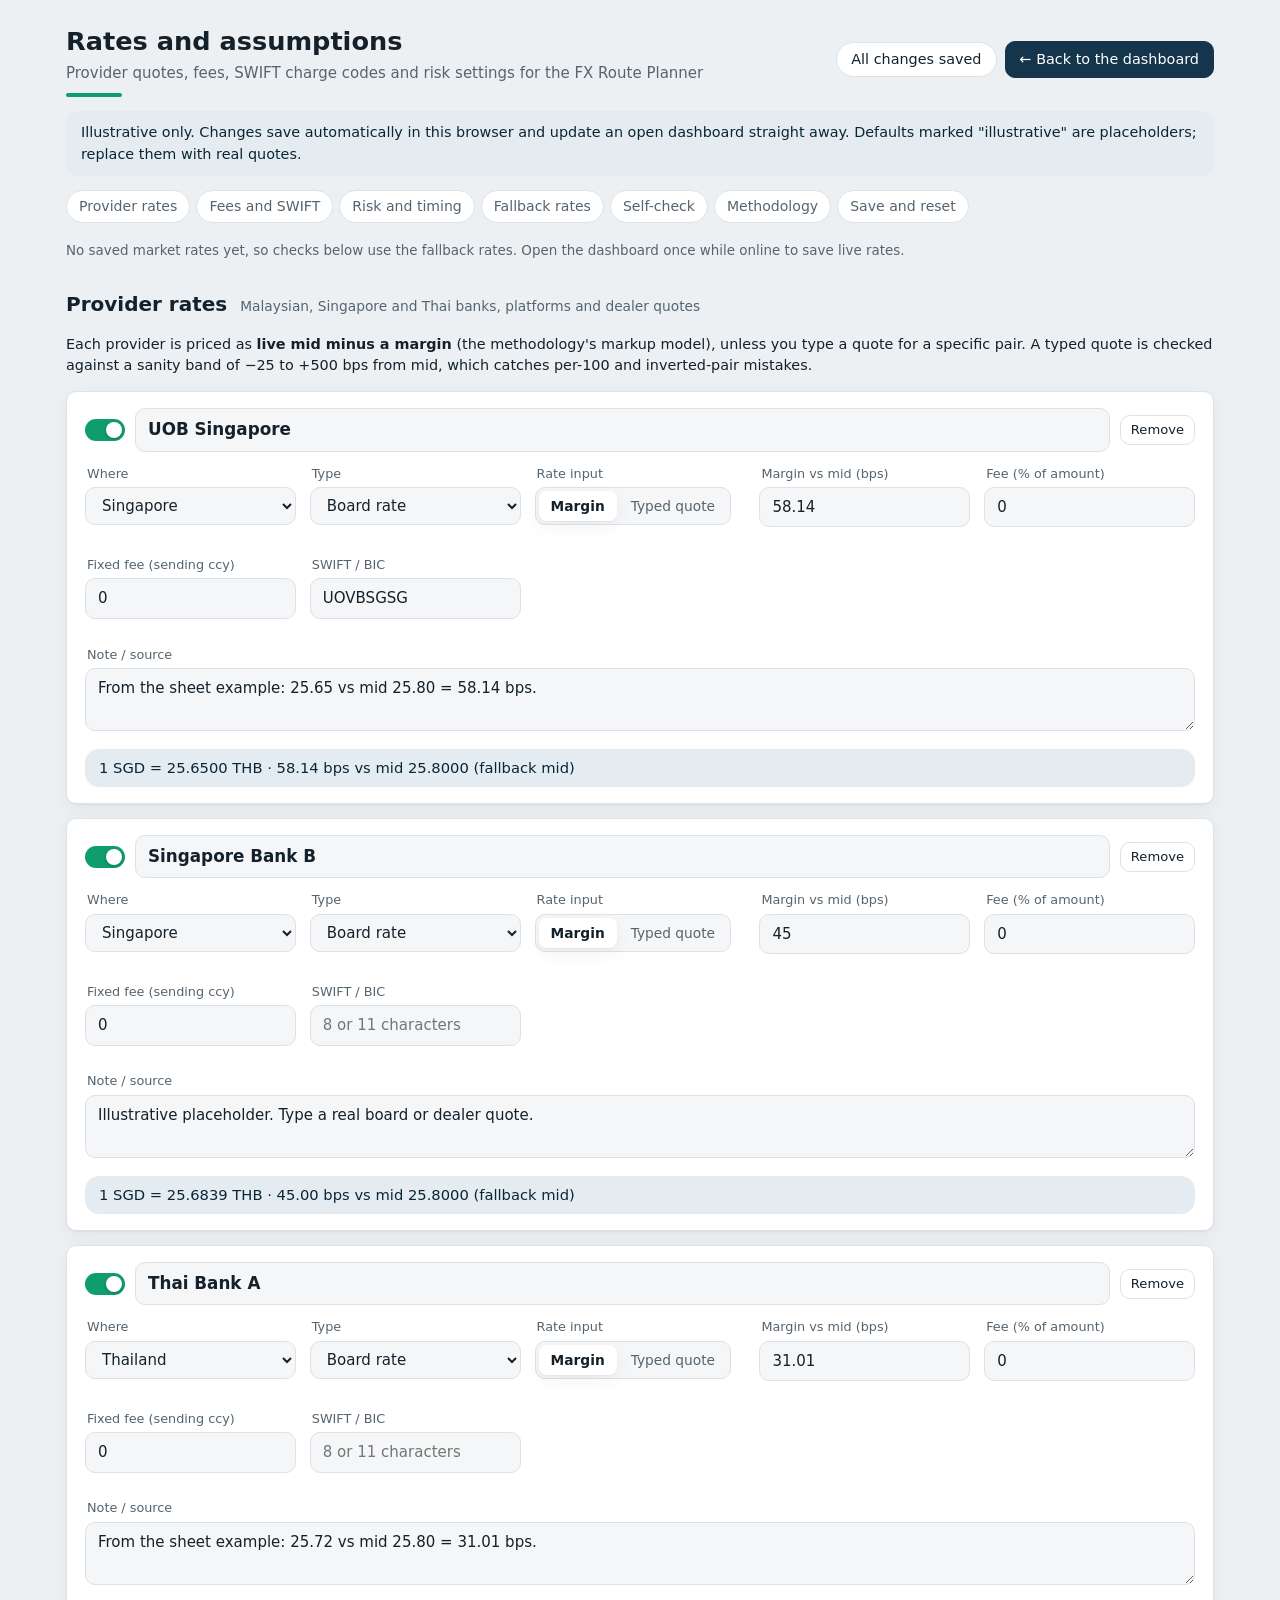
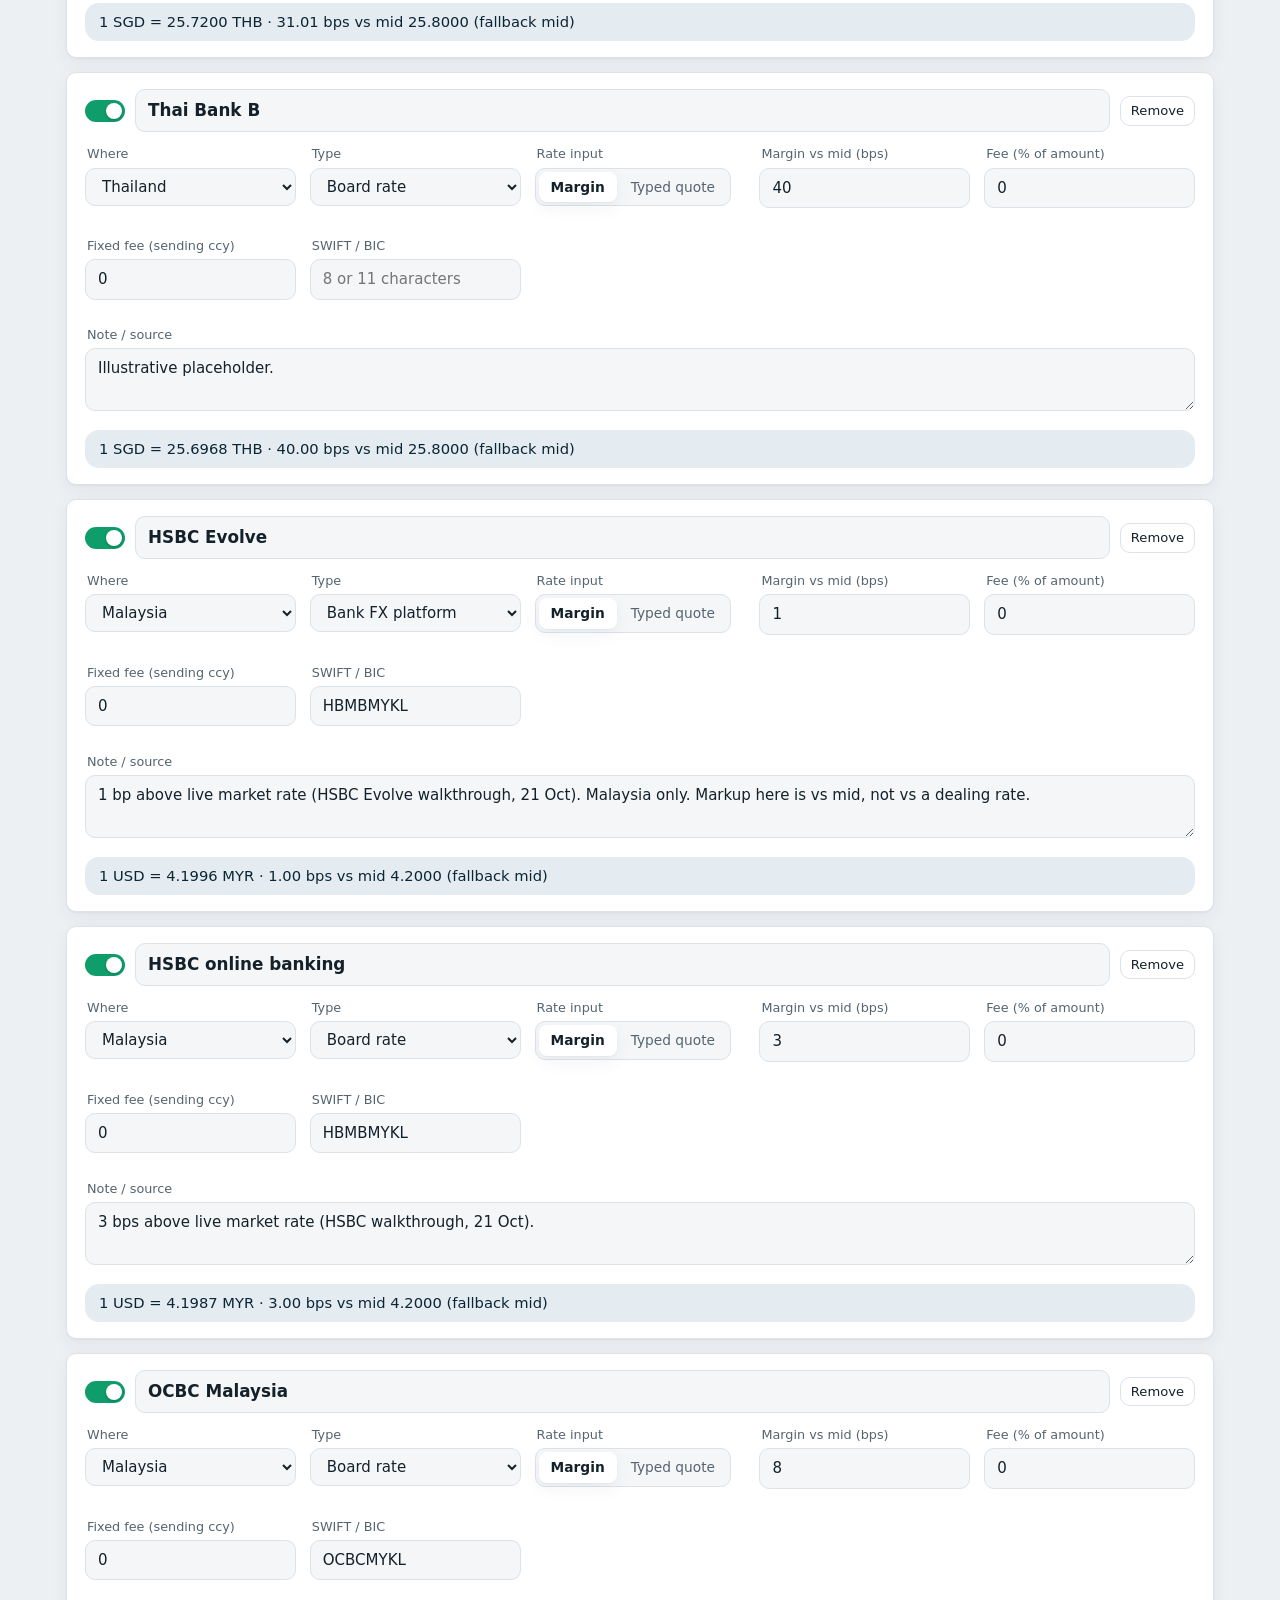
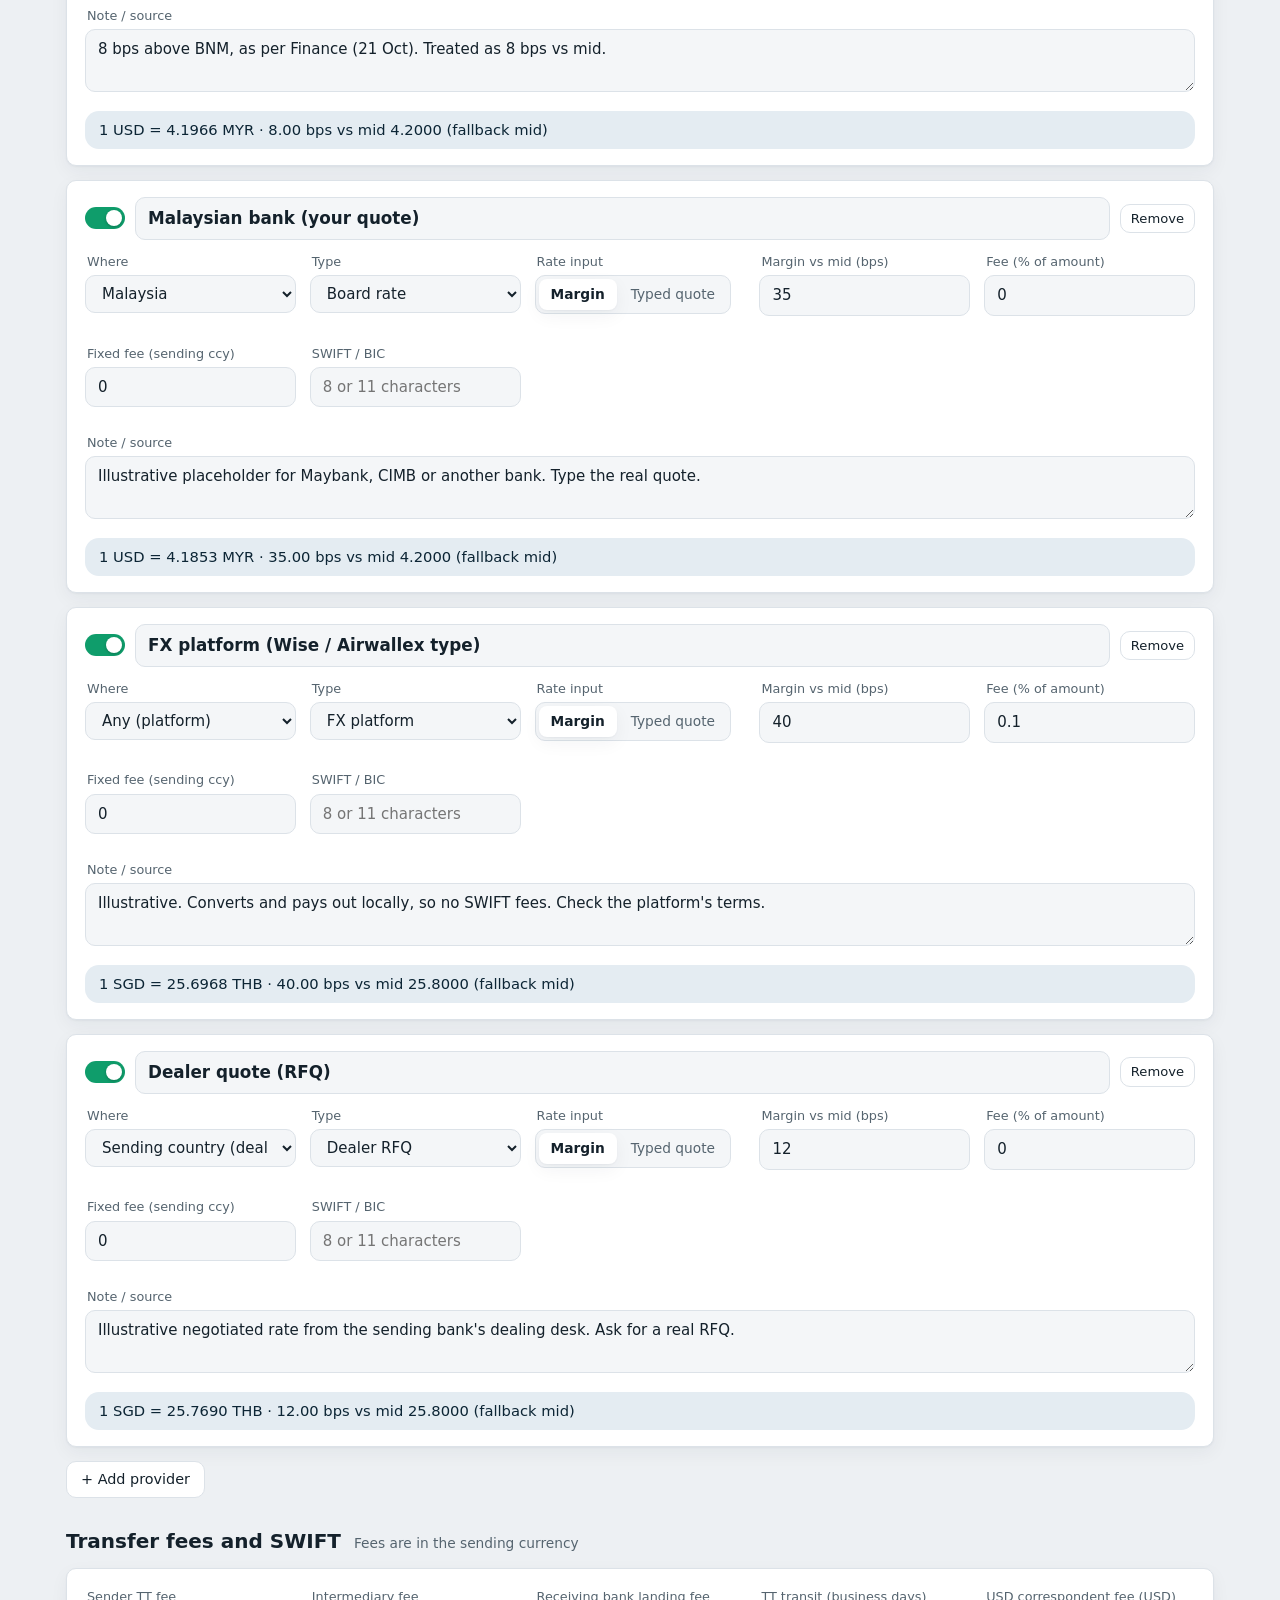
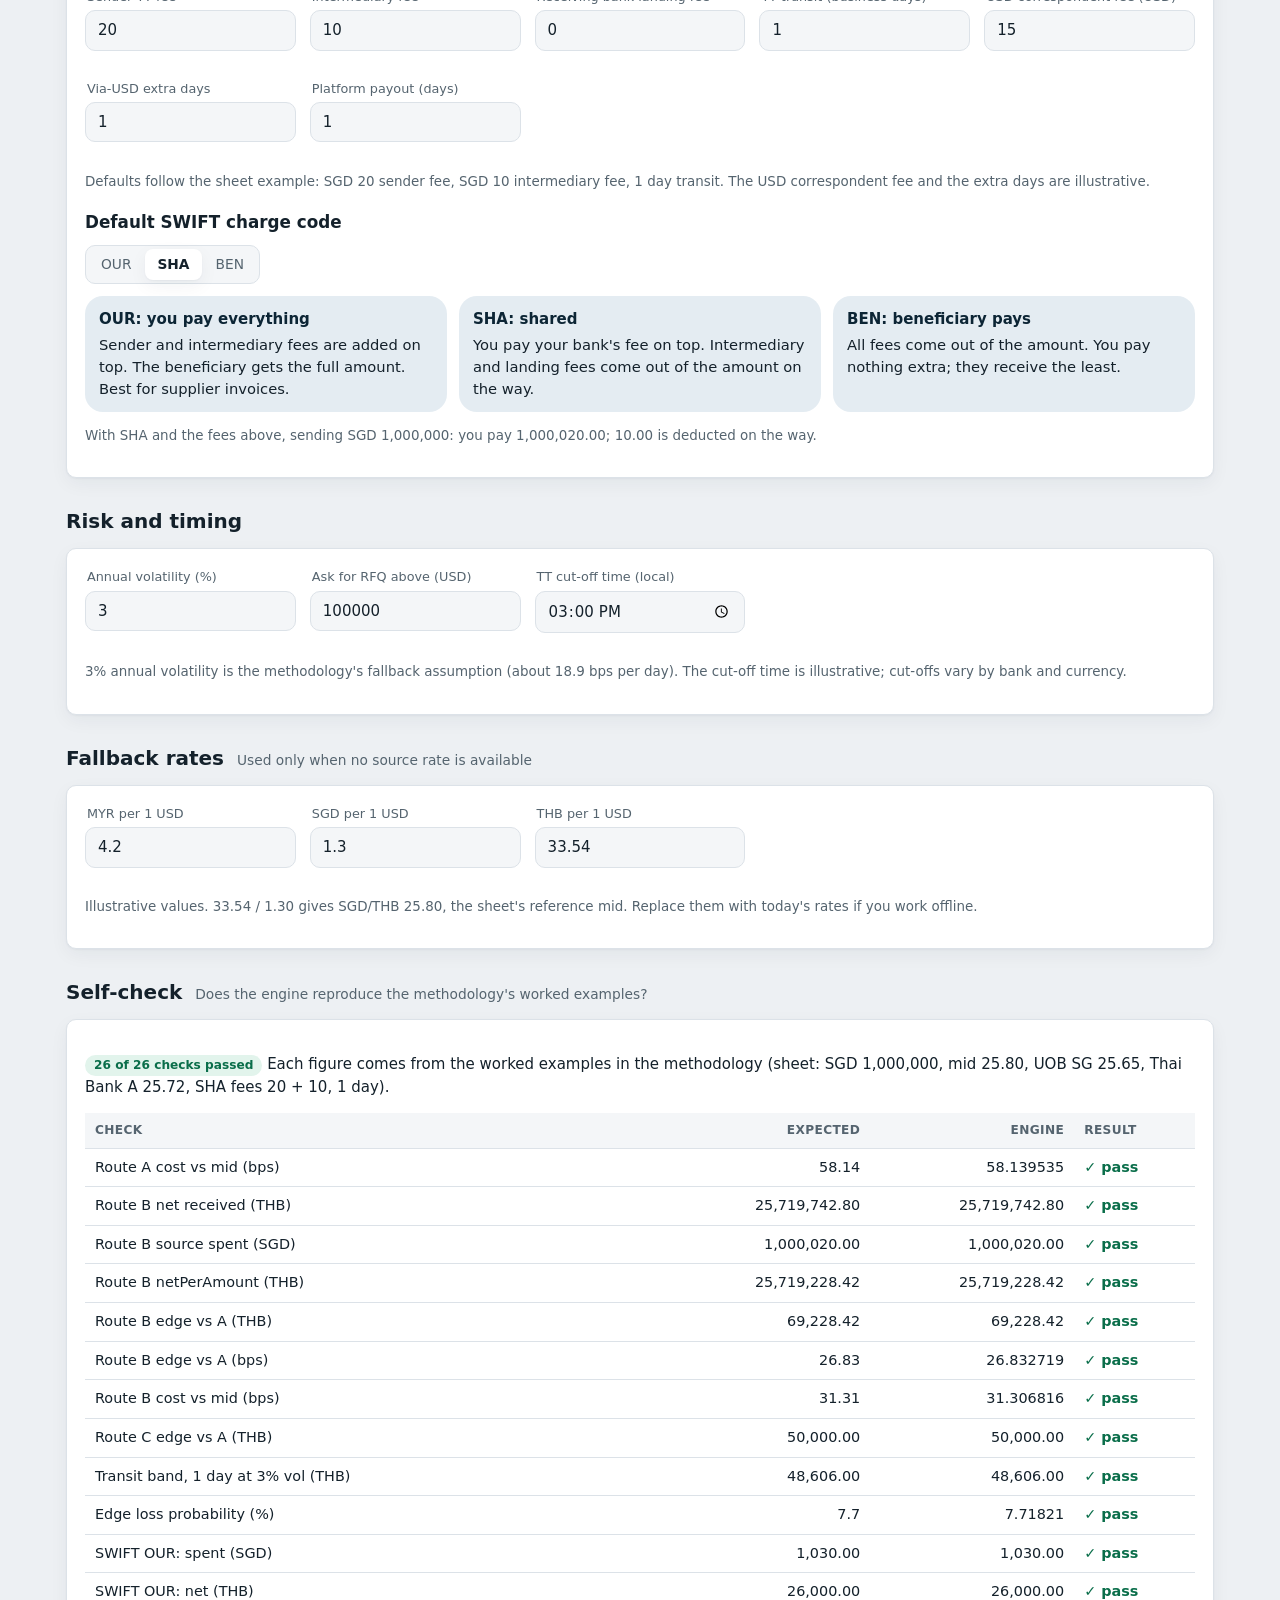
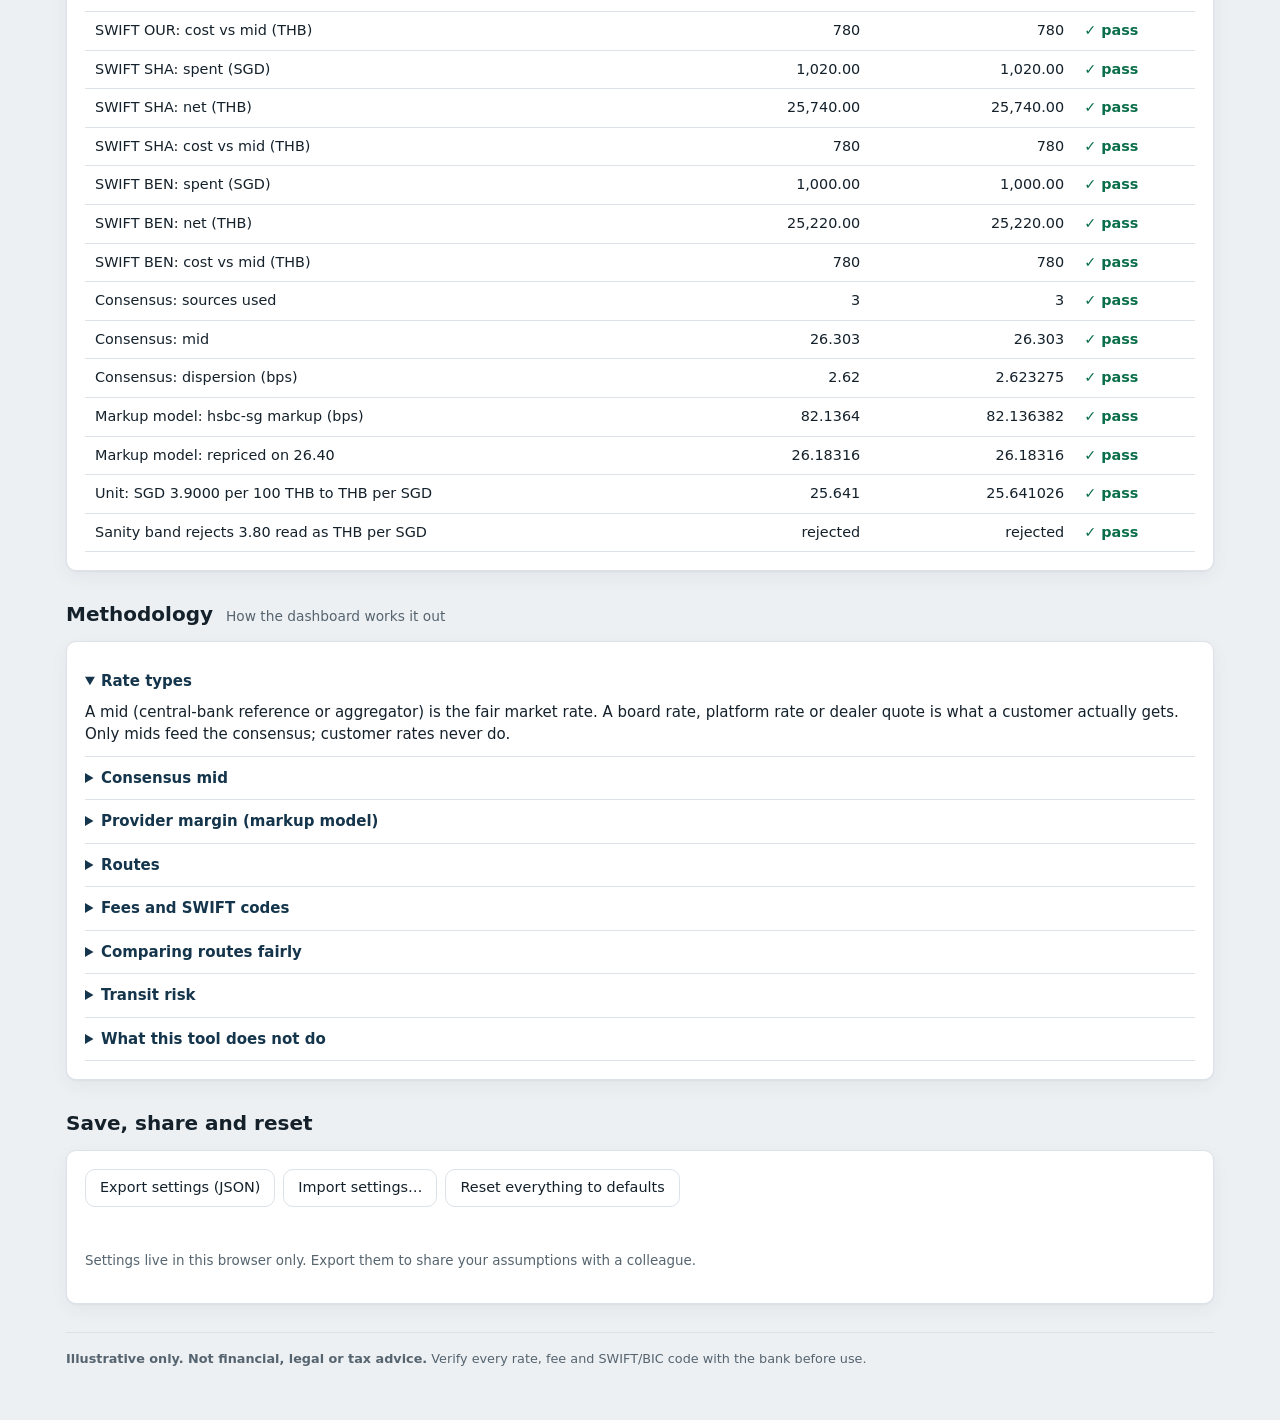
<file: fx-inputs.html>
<!DOCTYPE html>
<html lang="en">
<head>
<meta charset="utf-8">
<meta name="viewport" content="width=device-width, initial-scale=1">
<title>Rates and assumptions · FX Route Planner</title>
<link rel="stylesheet" href="fx-theme.css">
<link rel="stylesheet" href="fx-remodel.css">
<script>try { var t = localStorage.getItem("fxapp.theme"); document.documentElement.setAttribute("data-theme", t === "dark" ? "dark" : "light"); } catch (e) {}</script>
<style>
  .grid2 { display: grid; grid-template-columns: repeat(auto-fill, minmax(200px, 1fr)); gap: 12px 14px; }
  .provs { display: grid; gap: 14px; }
  .prov { border: 1px solid var(--line); border-radius: var(--radius); padding: 16px 18px; background: var(--card); box-shadow: var(--shadow); }
  .prov.off { opacity: .6; }
  .prov-head { display: flex; flex-wrap: wrap; gap: 10px; align-items: center; margin-bottom: 12px; }
  .prov-head .input { flex: 1 1 220px; font-weight: 700; font-size: 1.05rem; }
  .prov-status { margin-top: 12px; padding: 8px 14px; border-radius: 14px; background: var(--brand-soft); color: var(--brand-ink); font-size: .92rem; }
  .prov-status.bad { background: var(--bad-soft); color: var(--bad-ink); }
  .prov-status.warn { background: var(--warn-soft); color: var(--warn-ink); }
  .quote-only[hidden], .margin-only[hidden] { display: none; }
  .ferr { color: var(--bad-ink); font-size: .8rem; margin: 3px 0 0 12px; min-height: 1em; }
  .row-actions { display: flex; flex-wrap: wrap; gap: 8px; margin-top: 14px; }
  .saved { font-size: .9rem; }
  .codes { display: grid; grid-template-columns: repeat(3, minmax(0, 1fr)); gap: 12px; margin-top: 12px; }
  @media (max-width: 760px) { .codes { grid-template-columns: minmax(0, 1fr); } }
  .codecard { border-radius: 18px; padding: 12px 14px; background: var(--brand-soft); }
  .codecard b { color: var(--brand-ink); }
  .codecard p { margin: 4px 0 0; font-size: .92rem; }
  .pass { color: var(--accent-ink); font-weight: 700; }
  .fail { color: var(--bad-ink); font-weight: 700; }
  .method details { border-bottom: 1px solid var(--line); padding: 10px 0; }
  .method summary { font-weight: 700; }
  .method p, .method pre { margin: 8px 0 0; }
  .method pre { background: var(--bg); border-radius: 14px; padding: 10px 14px; overflow-x: auto; font-size: .85rem; font-family: Consolas, "Courier New", monospace; }
  .note { font-size: .9rem; }
</style>
</head>
<body>
<div class="wrap" id="inapp">
  <header class="top">
    <div class="brand">
      <h1>Rates and assumptions</h1>
      <p>Provider quotes, fees, SWIFT charge codes and risk settings for the FX Route Planner</p>
      <span class="bar" aria-hidden="true"></span>
    </div>
    <div class="controls">
      <span class="pill saved" id="savedPill" aria-live="polite">All changes saved</span>
      <a class="btn primary" href="index.html#/compare">← Back to the dashboard</a>
    </div>
  </header>

  <div class="banner show info">Illustrative only. Changes save automatically in this browser and update an open dashboard straight away. Defaults marked "illustrative" are placeholders; replace them with real quotes.</div>

  <nav class="tabs" aria-label="Sections">
    <a href="#providers">Provider rates</a><a href="#fees">Fees and SWIFT</a><a href="#risk">Risk and timing</a>
    <a href="#fallback">Fallback rates</a><a href="#selfcheck">Self-check</a><a href="#method">Methodology</a><a href="#data">Save and reset</a>
  </nav>

  <p class="hint" id="midNote"></p>

  <!-- Providers -->
  <section id="providers" aria-labelledby="pTitle">
    <h2 id="pTitle">Provider rates <small>Malaysian, Singapore and Thai banks, platforms and dealer quotes</small></h2>
    <p class="note">Each provider is priced as <b>live mid minus a margin</b> (the methodology's markup model), unless you type a quote for a specific pair. A typed quote is checked against a sanity band of −25 to +500 bps from mid, which catches per-100 and inverted-pair mistakes.</p>
    <div class="provs" id="provList"></div>
    <div class="row-actions"><button type="button" class="btn" id="addProv">+ Add provider</button></div>
  </section>

  <!-- Fees -->
  <section id="fees" aria-labelledby="fTitle">
    <h2 id="fTitle">Transfer fees and SWIFT <small>Fees are in the sending currency</small></h2>
    <div class="panel">
      <div class="grid2">
        <div class="field"><label for="f-sender">Sender TT fee</label><input class="input" id="f-sender" data-k="fees.sender" data-min="0" data-max="100000" inputmode="decimal"><div class="ferr"></div></div>
        <div class="field"><label for="f-inter">Intermediary fee</label><input class="input" id="f-inter" data-k="fees.inter" data-min="0" data-max="100000" inputmode="decimal"><div class="ferr"></div></div>
        <div class="field"><label for="f-landing">Receiving bank landing fee</label><input class="input" id="f-landing" data-k="fees.landing" data-min="0" data-max="100000" inputmode="decimal"><div class="ferr"></div></div>
        <div class="field"><label for="f-tt">TT transit (business days)</label><input class="input" id="f-tt" data-k="fees.ttDays" data-min="0" data-max="30" data-int="1" inputmode="numeric"><div class="ferr"></div></div>
        <div class="field"><label for="f-usd">USD correspondent fee (USD)</label><input class="input" id="f-usd" data-k="fees.usdCorrFeeUsd" data-min="0" data-max="10000" inputmode="decimal"><div class="ferr"></div></div>
        <div class="field"><label for="f-usdd">Via-USD extra days</label><input class="input" id="f-usdd" data-k="fees.usdExtraDays" data-min="0" data-max="30" data-int="1" inputmode="numeric"><div class="ferr"></div></div>
        <div class="field"><label for="f-pd">Platform payout (days)</label><input class="input" id="f-pd" data-k="fees.platformDays" data-min="0" data-max="30" data-int="1" inputmode="numeric"><div class="ferr"></div></div>
      </div>
      <p class="hint">Defaults follow the sheet example: SGD 20 sender fee, SGD 10 intermediary fee, 1 day transit. The USD correspondent fee and the extra days are illustrative.</p>
      <h3 style="margin-top:18px">Default SWIFT charge code</h3>
      <div class="seg" role="group" aria-label="SWIFT charge code" id="codeSeg">
        <button type="button" data-code="OUR">OUR</button><button type="button" data-code="SHA">SHA</button><button type="button" data-code="BEN">BEN</button>
      </div>
      <div class="codes">
        <div class="codecard"><b>OUR: you pay everything</b><p>Sender and intermediary fees are added on top. The beneficiary gets the full amount. Best for supplier invoices.</p></div>
        <div class="codecard"><b>SHA: shared</b><p>You pay your bank's fee on top. Intermediary and landing fees come out of the amount on the way.</p></div>
        <div class="codecard"><b>BEN: beneficiary pays</b><p>All fees come out of the amount. You pay nothing extra; they receive the least.</p></div>
      </div>
      <p class="hint" id="codeExample"></p>
    </div>
  </section>

  <!-- Risk -->
  <section id="risk" aria-labelledby="rTitle">
    <h2 id="rTitle">Risk and timing</h2>
    <div class="panel">
      <div class="grid2">
        <div class="field"><label for="r-vol">Annual volatility (%)</label><input class="input" id="r-vol" data-k="risk.annualVolPct" data-min="0" data-max="100" inputmode="decimal"><div class="ferr"></div></div>
        <div class="field"><label for="r-rfq">Ask for RFQ above (USD)</label><input class="input" id="r-rfq" data-k="risk.rfqThresholdUsd" data-min="0" data-max="1000000000" inputmode="decimal"><div class="ferr"></div></div>
        <div class="field"><label for="r-cut">TT cut-off time (local)</label><input class="input" id="r-cut" type="time" data-k="risk.cutoff" data-text="1"><div class="ferr"></div></div>
      </div>
      <p class="hint">3% annual volatility is the methodology's fallback assumption (about 18.9 bps per day). The cut-off time is illustrative; cut-offs vary by bank and currency.</p>
    </div>
  </section>

  <!-- Fallback -->
  <section id="fallback" aria-labelledby="fbTitle">
    <h2 id="fbTitle">Fallback rates <small>Used only when no source rate is available</small></h2>
    <div class="panel">
      <div class="grid2">
        <div class="field"><label for="fb-myr">MYR per 1 USD</label><input class="input" id="fb-myr" data-k="fallback.USD/MYR" data-min="0.0001" data-max="100000" inputmode="decimal"><div class="ferr"></div></div>
        <div class="field"><label for="fb-sgd">SGD per 1 USD</label><input class="input" id="fb-sgd" data-k="fallback.USD/SGD" data-min="0.0001" data-max="100000" inputmode="decimal"><div class="ferr"></div></div>
        <div class="field"><label for="fb-thb">THB per 1 USD</label><input class="input" id="fb-thb" data-k="fallback.USD/THB" data-min="0.0001" data-max="100000" inputmode="decimal"><div class="ferr"></div></div>
      </div>
      <p class="hint">Illustrative values. 33.54 / 1.30 gives SGD/THB 25.80, the sheet's reference mid. Replace them with today's rates if you work offline.</p>
    </div>
  </section>

  <!-- Self-check -->
  <section id="selfcheck" aria-labelledby="scTitle">
    <h2 id="scTitle">Self-check <small>Does the engine reproduce the methodology's worked examples?</small></h2>
    <div class="panel">
      <p id="scSummary"></p>
      <div class="tbl-wrap"><table>
        <thead><tr><th>Check</th><th class="num">Expected</th><th class="num">Engine</th><th>Result</th></tr></thead>
        <tbody id="scBody"></tbody>
      </table></div>
    </div>
  </section>

  <!-- Methodology -->
  <section id="method" aria-labelledby="mTitle">
    <h2 id="mTitle">Methodology <small>How the dashboard works it out</small></h2>
    <div class="panel method">
      <details open><summary>Rate types</summary><p>A mid (central-bank reference or aggregator) is the fair market rate. A board rate, platform rate or dealer quote is what a customer actually gets. Only mids feed the consensus; customer rates never do.</p></details>
      <details><summary>Consensus mid</summary><pre>first = median(fresh mids)
used  = sources within 50 bps of first
mid   = median(used)
spread = largest |rate − mid| of a used source, in bps</pre><p>Fresh means at most 2 business days old. If nothing is fresh, older rates are used and labelled stale; if there are none, the fallback rates are used.</p></details>
      <details><summary>Provider margin (markup model)</summary><pre>margin_bps = (mid − customer_rate) / mid × 10,000
customer_rate = live_mid × (1 − margin_bps / 10,000)</pre><p>Margins change less than rates, so storing a margin and re-applying it to the live mid keeps estimates current.</p></details>
      <details><summary>Routes</summary><p>A route is a chain of legs: transfers (TT) and conversions. A: convert in the sending country, then send. B: send the source currency to your own account abroad, then convert there. C: convert a balance already held abroad. Via USD: two conversions with a US correspondent. Platform: local pay-in and payout. Dealer RFQ: negotiated rate at the sending bank.</p></details>
      <details><summary>Fees and SWIFT codes</summary><pre>OUR: sender + intermediary on top; landing fee deducted
SHA: sender on top; intermediary + landing deducted
BEN: all deducted</pre><p>On-top fees raise what you pay; deducted fees shrink what gets converted or received.</p></details>
      <details><summary>Comparing routes fairly</summary><pre>effective_rate = net_received / total_paid
net_per_amount = effective_rate × amount
cost_bps = (total_paid × mid − net_received) / (total_paid × mid) × 10,000
edge = net_per_amount(route) − net_per_amount(other)</pre><p>Routes can cost slightly different totals, so they are scaled to the same amount before comparing.</p></details>
      <details><summary>Transit risk</summary><pre>daily_vol = annual_vol / √252
band = net_received × daily_vol × √(days unconverted)
P(edge lost) = Φ(−edge / band)</pre><p>Assumes normal daily moves and constant volatility. Real FX has fat tails and event risk.</p></details>
      <details><summary>What this tool does not do</summary><p>It compares and explains; it never moves money, does not guarantee a rate, and never suggests splitting a payment to stay under a threshold. Calculations use floating-point numbers rounded for display; the self-check above confirms they match the worked examples.</p></details>
    </div>
  </section>

  <!-- Data -->
  <section id="data" aria-labelledby="dTitle">
    <h2 id="dTitle">Save, share and reset</h2>
    <div class="panel">
      <div class="row-actions" style="margin-top:0">
        <button type="button" class="btn" id="exportBtn">Export settings (JSON)</button>
        <label class="btn" for="importFile">Import settings…</label>
        <input type="file" id="importFile" accept="application/json,.json" class="sr">
        <button type="button" class="btn danger" id="resetBtn">Reset everything to defaults</button>
      </div>
      <p class="err" id="dataMsg" role="status"></p>
      <p class="hint">Settings live in this browser only. Export them to share your assumptions with a colleague.</p>
    </div>
  </section>

  <footer><p><strong>Illustrative only. Not financial, legal or tax advice.</strong> Verify every rate, fee and SWIFT/BIC code with the bank before use.</p></footer>
</div>

<script src="fx-core.js"></script>
<script>
(function () {
  "use strict";
  var FX = window.FX, root = document.getElementById("inapp");
  var $ = function (id) { return root.querySelector("#" + id); };
  var esc = FX.esc;
  var S = FX.loadSettings();
  var snap = FX.loadSnapshot();
  var mid = FX.makeMid(snap ? snap.perUsd : {}, S, new Date());
  var savedTimer = null;

  var PAIRS = [];
  FX.ROUTE_CCYS.forEach(function (a) { FX.ROUTE_CCYS.forEach(function (b) { if (a !== b) PAIRS.push(a + "/" + b); }); });
  var COUNTRIES = ["SG", "TH", "MY", "US", "ANY", "ORIGIN"];

  function save() {
    var ok = FX.saveSettings(S);
    var p = $("savedPill");
    p.textContent = ok ? "Saved " + FX.hhmm(new Date()) : "Could not save (storage blocked)";
    clearTimeout(savedTimer);
    savedTimer = setTimeout(function () { p.textContent = ok ? "All changes saved" : p.textContent; }, 2500);
  }
  function refreshMid() { mid = FX.makeMid(snap ? snap.perUsd : {}, S, new Date()); }

  function midNote() {
    var i = mid.info("SGD", "THB");
    $("midNote").textContent = i.how === "fallback"
      ? "No saved market rates yet, so checks below use the fallback rates. Open the dashboard once while online to save live rates."
      : "Checks below use market rates saved by the dashboard at " + FX.hhmm(snap.at) + " " + FX.dayMon(snap.at) + (i.how === "stale" ? " (older than 2 business days)." : ".");
  }

  /* ---------- Providers ---------- */
  function opt(v, label, cur) { return '<option value="' + esc(v) + '"' + (v === cur ? " selected" : "") + ">" + esc(label) + "</option>"; }
  function provCard(p, i) {
    var pair = (p.quotePair || "SGD/THB").split("/");
    return '<article class="prov' + (p.enabled ? "" : " off") + '" data-i="' + i + '">' +
      '<div class="prov-head">' +
        '<label class="switch"><input type="checkbox" data-f="enabled"' + (p.enabled ? " checked" : "") + ' aria-label="Include ' + esc(p.name) + '"></label>' +
        '<input class="input" data-f="name" value="' + esc(p.name) + '" aria-label="Provider name" maxlength="60">' +
        '<button type="button" class="btn small danger" data-del="' + i + '" aria-label="Remove ' + esc(p.name) + '">Remove</button>' +
      "</div>" +
      '<div class="grid2">' +
        '<div class="field"><label>Where</label><select class="input" data-f="country">' + COUNTRIES.map(function (c) { return opt(c, FX.COUNTRY_NAME[c], p.country); }).join("") + "</select></div>" +
        '<div class="field"><label>Type</label><select class="input" data-f="kind">' + Object.keys(FX.KIND_LABEL).map(function (k) { return opt(k, FX.KIND_LABEL[k], p.kind); }).join("") + "</select></div>" +
        '<div class="field"><label>Rate input</label><div class="seg" role="group" aria-label="Rate input"><button type="button" data-mode="markup" aria-pressed="' + (p.mode !== "quote") + '">Margin</button><button type="button" data-mode="quote" aria-pressed="' + (p.mode === "quote") + '">Typed quote</button></div></div>' +
        '<div class="field"><label>Margin vs mid (bps)</label><input class="input" data-f="markupBps" data-num="1" data-min="-100" data-max="2000" value="' + esc(p.markupBps) + '" inputmode="decimal"><div class="ferr"></div></div>' +
        '<div class="field quote-only"' + (p.mode === "quote" ? "" : " hidden") + '><label>Quote for pair</label><select class="input" data-f="quotePair">' + PAIRS.map(function (x) { return opt(x, x, p.quotePair); }).join("") + "</select></div>" +
        '<div class="field quote-only"' + (p.mode === "quote" ? "" : " hidden") + '><label>Quoted as</label><select class="input" data-f="quoteBasis">' + opt("direct", pair[1] + " per " + (p.quoteUnit || 1) + " " + pair[0], p.quoteBasis) + opt("inverse", pair[0] + " per " + (p.quoteUnit || 1) + " " + pair[1], p.quoteBasis) + "</select></div>" +
        '<div class="field quote-only"' + (p.mode === "quote" ? "" : " hidden") + '><label>Unit</label><select class="input" data-f="quoteUnit">' + opt("1", "1", String(p.quoteUnit)) + opt("100", "100", String(p.quoteUnit)) + opt("1000", "1,000", String(p.quoteUnit)) + "</select></div>" +
        '<div class="field quote-only"' + (p.mode === "quote" ? "" : " hidden") + '><label>Quoted value</label><input class="input" data-f="quoteValue" data-num="1" data-min="0" data-max="1000000" value="' + esc(p.quoteValue || "") + '" inputmode="decimal" placeholder="e.g. 25.65"><div class="ferr"></div></div>' +
        '<div class="field"><label>Fee (% of amount)</label><input class="input" data-f="feePct" data-num="1" data-min="0" data-max="10" value="' + esc(p.feePct) + '" inputmode="decimal"><div class="ferr"></div></div>' +
        '<div class="field"><label>Fixed fee (sending ccy)</label><input class="input" data-f="feeFixed" data-num="1" data-min="0" data-max="100000" value="' + esc(p.feeFixed) + '" inputmode="decimal"><div class="ferr"></div></div>' +
        '<div class="field"><label>SWIFT / BIC</label><input class="input" data-f="bic" value="' + esc(p.bic) + '" maxlength="11" placeholder="8 or 11 characters" autocapitalize="characters"><div class="ferr"></div></div>' +
      "</div>" +
      '<div class="field" style="margin-top:10px"><label>Note / source</label><textarea class="input" data-f="note" rows="2" maxlength="300">' + esc(p.note) + "</textarea></div>" +
      '<div class="prov-status" data-status></div>' +
      "</article>";
  }
  function renderProviders() {
    $("provList").innerHTML = S.providers.map(provCard).join("") || '<p class="hint">No providers. Add one, or reset to defaults.</p>';
    S.providers.forEach(function (p, i) { updateStatus(i); });
  }
  function updateStatus(i) {
    var card = root.querySelector('.prov[data-i="' + i + '"]'); if (!card) return;
    var p = S.providers[i], el = card.querySelector("[data-status]");
    var pair = p.mode === "quote" ? p.quotePair.split("/") : defaultPair(p);
    var pr = FX.providerRate(p, pair[0], pair[1], mid);
    var src = mid.info(pair[0], pair[1]).how;
    if (p.mode === "quote" && !(+p.quoteValue > 0)) { el.className = "prov-status warn"; el.textContent = "Type a quoted value. Until then the margin of " + p.markupBps + " bps is used."; return; }
    if (!pr.ok) { el.className = "prov-status bad"; el.textContent = pr.msg; return; }
    el.className = "prov-status" + (Math.abs(pr.markupBps) > 300 ? " warn" : "");
    el.textContent = "1 " + pair[0] + " = " + FX.fmtRate(pr.rate) + " " + pair[1] + " · " + pr.markupBps.toFixed(2) + " bps vs mid " + FX.fmtRate(mid(pair[0], pair[1])) + " (" + (src === "fallback" ? "fallback mid" : src === "stale" ? "stale mid" : "saved live mid") + ")" + (p.bic && !/^[A-Za-z]{6}[A-Za-z0-9]{2}([A-Za-z0-9]{3})?$/.test(p.bic) ? " · BIC format looks wrong (8 or 11 characters)" : "");
  }
  function defaultPair(p) {
    var sc = S.scenario;
    var c = p.country === "SG" ? "SGD" : p.country === "TH" ? "THB" : p.country === "MY" ? "MYR" : p.country === "US" ? "USD" : null;
    if (c && c !== sc.from && c !== sc.to) return c === "USD" ? ["USD", "MYR"] : ["USD", c];
    return [sc.from, sc.to === sc.from ? (sc.from === "USD" ? "MYR" : "USD") : sc.to];
  }

  function numCheck(el) {
    var raw = String(el.value).replace(/[,\s]/g, ""), min = +el.getAttribute("data-min"), max = +el.getAttribute("data-max");
    var errEl = el.parentNode.querySelector(".ferr"), msg = "";
    var v = Number(raw);
    if (raw === "" || !/^-?\d*\.?\d+$/.test(raw)) msg = "Enter a number.";
    else if (v < min || v > max) msg = "Use a value from " + min + " to " + FX.fmtMoney(max, 0) + ".";
    else if (el.hasAttribute("data-int") && v % 1) msg = "Use a whole number.";
    el.setAttribute("aria-invalid", String(!!msg));
    if (errEl) errEl.textContent = msg;
    return msg ? null : v;
  }

  $("provList").addEventListener("input", function (e) {
    var el = e.target, card = el.closest(".prov"); if (!card || !el.hasAttribute("data-f")) return;
    var i = +card.getAttribute("data-i"), f = el.getAttribute("data-f"), p = S.providers[i];
    if (el.type === "checkbox") { p[f] = el.checked; card.classList.toggle("off", !el.checked); }
    else if (el.hasAttribute("data-num")) { var v = numCheck(el); if (v === null) return; p[f] = v; }
    else if (f === "bic") { p.bic = el.value.toUpperCase().replace(/\s/g, ""); }
    else if (f === "quoteUnit") { p.quoteUnit = +el.value; }
    else p[f] = el.value;
    save(); updateStatus(i);
    if (f === "quotePair" || f === "quoteUnit") {
      var pair = p.quotePair.split("/"), u = p.quoteUnit || 1, sel = card.querySelector('[data-f="quoteBasis"]');
      sel.options[0].text = pair[1] + " per " + u + " " + pair[0]; sel.options[1].text = pair[0] + " per " + u + " " + pair[1];
    }
  });
  $("provList").addEventListener("change", function (e) { if (e.target.tagName === "SELECT" || e.target.type === "checkbox") e.target.dispatchEvent(new Event("input", { bubbles: true })); });
  $("provList").addEventListener("click", function (e) {
    var del = e.target.closest("[data-del]");
    if (del) {
      var i = +del.getAttribute("data-del"), name = S.providers[i].name;
      if (!confirm("Remove " + name + "? You can reset to defaults later.")) return;
      S.providers.splice(i, 1); save(); renderProviders(); return;
    }
    var mb = e.target.closest("[data-mode]");
    if (mb) {
      var card = mb.closest(".prov"), j = +card.getAttribute("data-i");
      S.providers[j].mode = mb.getAttribute("data-mode"); save(); renderProviders();
      var again = root.querySelector('.prov[data-i="' + j + '"] [data-mode="' + S.providers[j].mode + '"]'); if (again) again.focus();
    }
  });
  $("addProv").addEventListener("click", function () {
    var p = FX.clone(FX.DEFAULTS.providers[0]);
    p.id = "custom-" + Date.now(); p.name = "New provider"; p.country = FX.COUNTRY_OF[S.scenario.to] || "MY"; p.markupBps = 30; p.bic = ""; p.note = "Your source for this rate.";
    S.providers.push(p); save(); renderProviders();
    var cards = root.querySelectorAll(".prov"); var last = cards[cards.length - 1];
    last.scrollIntoView({ block: "center" }); last.querySelector('[data-f="name"]').select();
  });

  /* ---------- Simple fields ---------- */
  function getK(k) { var p = k.split("."); return S[p[0]][p.slice(1).join(".")]; }
  function setK(k, v) { var p = k.split("."); S[p[0]][p.slice(1).join(".")] = v; }
  function fillFields() {
    root.querySelectorAll("[data-k]").forEach(function (el) { el.value = getK(el.getAttribute("data-k")); el.removeAttribute("aria-invalid"); var e = el.parentNode.querySelector(".ferr"); if (e) e.textContent = ""; });
    root.querySelectorAll("#codeSeg button").forEach(function (b) { b.setAttribute("aria-pressed", String(b.getAttribute("data-code") === S.fees.code)); });
    codeExample();
  }
  root.addEventListener("input", function (e) {
    var el = e.target; if (!el.hasAttribute || !el.hasAttribute("data-k")) return;
    var k = el.getAttribute("data-k");
    if (el.hasAttribute("data-text")) { if (!/^\d{2}:\d{2}$/.test(el.value)) return; setK(k, el.value); }
    else { var v = numCheck(el); if (v === null) return; setK(k, v); }
    save();
    if (k.indexOf("fallback") === 0) { refreshMid(); midNote(); S.providers.forEach(function (p, i) { updateStatus(i); }); }
    codeExample();
  });
  $("codeSeg").addEventListener("click", function (e) {
    var b = e.target.closest("[data-code]"); if (!b) return;
    S.fees.code = b.getAttribute("data-code"); save(); fillFields();
  });
  function codeExample() {
    var f = S.fees, sc = S.scenario;
    $("codeExample").textContent = "With " + f.code + " and the fees above, sending " + sc.from + " " + FX.fmtMoney(+sc.amount, 0) + ": " +
      (f.code === "OUR" ? "you pay " + FX.fmtMoney(+sc.amount + (+f.sender) + (+f.inter), 2) + "; " + FX.fmtMoney(+f.landing, 2) + " is deducted at the receiving bank."
        : f.code === "SHA" ? "you pay " + FX.fmtMoney(+sc.amount + (+f.sender), 2) + "; " + FX.fmtMoney((+f.inter) + (+f.landing), 2) + " is deducted on the way."
        : "you pay " + FX.fmtMoney(+sc.amount, 2) + "; " + FX.fmtMoney((+f.sender) + (+f.inter) + (+f.landing), 2) + " is deducted on the way.");
  }

  /* ---------- Self-check ---------- */
  function renderSelfCheck() {
    var r = FX.selfCheck(), pass = r.filter(function (x) { return x.pass; }).length;
    $("scSummary").innerHTML = '<span class="tag ' + (pass === r.length ? "good" : "bad") + '">' + pass + " of " + r.length + " checks passed</span> Each figure comes from the worked examples in the methodology (sheet: SGD 1,000,000, mid 25.80, UOB SG 25.65, Thai Bank A 25.72, SHA fees 20 + 10, 1 day).";
    $("scBody").innerHTML = r.map(function (x) {
      var f = function (v) { return typeof v === "number" ? (Math.abs(v) >= 1000 ? FX.fmtMoney(v, 2) : (+v.toFixed(6)).toString()) : esc(v); };
      return "<tr><td>" + esc(x.name) + '</td><td class="num">' + f(x.exp) + '</td><td class="num">' + f(x.got) + "</td><td>" + (x.pass ? '<span class="pass">✓ pass</span>' : '<span class="fail">× fail</span>') + "</td></tr>";
    }).join("");
  }

  /* ---------- Data ---------- */
  $("exportBtn").addEventListener("click", function () {
    var blob = new Blob([JSON.stringify(S, null, 2)], { type: "application/json" });
    var a = document.createElement("a"); a.href = URL.createObjectURL(blob); a.download = "fx-settings.json";
    document.body.appendChild(a); a.click(); a.remove(); setTimeout(function () { URL.revokeObjectURL(a.href); }, 1000);
    $("dataMsg").textContent = "";
  });
  $("importFile").addEventListener("change", function () {
    var f = this.files && this.files[0]; if (!f) return;
    var reader = new FileReader(), input = this;
    reader.onload = function () {
      try {
        var obj = JSON.parse(reader.result);
        if (!obj || obj.version !== 1 || !Array.isArray(obj.providers)) throw new Error("not an FX settings file");
        S = FX.mergeDefaults(obj); save(); refreshMid(); fillFields(); renderProviders(); midNote();
        $("dataMsg").textContent = "Imported " + f.name + ".";
      } catch (e) { $("dataMsg").textContent = "Could not import: " + e.message + "."; }
      input.value = "";
    };
    reader.readAsText(f);
  });
  $("resetBtn").addEventListener("click", function () {
    if (!confirm("Reset all providers, fees and assumptions to the defaults? Consider exporting first.")) return;
    S = FX.clone(FX.DEFAULTS); save(); refreshMid(); fillFields(); renderProviders(); midNote();
    $("dataMsg").textContent = "Reset to defaults.";
  });
  window.addEventListener("storage", function (e) {
    if (e.key === FX.SNAP_KEY) { snap = FX.loadSnapshot(); refreshMid(); midNote(); S.providers.forEach(function (p, i) { updateStatus(i); }); }
  });

  fillFields(); renderProviders(); renderSelfCheck(); midNote();
})();
</script>
</body>
</html>
</file>
<file: fx-theme.css>
/* fx-theme.css - shared theme for the FX Comparison dashboard (index.html) and settings (fx-inputs.html).
   Light and dark. Follows the OS by default; the theme button sets html[data-theme]. */
:root {
  --font: "Segoe UI", system-ui, -apple-system, Roboto, "Helvetica Neue", Arial, sans-serif; /* swap to Cambria here if preferred */
  --brand: #003BA0; --brand-ink: #0A2F78; --brand-soft: #EBF0FA;
  --accent: #44D62C; --accent-ink: #1C6410; --accent-soft: #ECF9E8; --accent-line: #BFE9B3;
  --bg: #F4F6FA; --card: #FFFFFF; --card-2: #F8F9FC; --side: #FFFFFF;
  --ink: #1F2533; --muted: #5F687A; --faint: #8A93A5; --line: #E3E7EF;
  --warn-soft: #FFF6E5; --warn-ink: #8A5300; --warn-dot: #F2A93B; --warn-line: #F3D9A6;
  --bad-soft: #FDEDED; --bad-ink: #A3261F; --bad-dot: #E5534B;
  --rA: #8A93A5; --rB: #2FA84F; --rC: #3B82F6; --rD: #D97706; --rP: #8B5CF6; --rR: #0EA5A4;
  --rA-soft: #F1F3F7; --rB-soft: #EAF7EE; --rC-soft: #EAF1FE; --rD-soft: #FDF3E6; --rP-soft: #F3EEFE; --rR-soft: #E7F7F7;
  --focus: #003BA0;
  --shadow: 0 1px 2px rgba(20, 30, 60, .04), 0 6px 18px rgba(20, 30, 60, .05);
  --radius: 14px;
}
html[data-theme="dark"] {
  --brand: #8EB0FF; --brand-ink: #C9D8FF; --brand-soft: #1B2642;
  --accent-ink: #9BEA8C; --accent-soft: #15301A; --accent-line: #2F5E2A;
  --bg: #0E1117; --card: #161B24; --card-2: #1B212C; --side: #12161E;
  --ink: #E7EBF3; --muted: #A2ABBD; --faint: #7C869A; --line: #262E3D;
  --warn-soft: #2E2410; --warn-ink: #F7C877; --warn-line: #5A4517;
  --bad-soft: #3A1A1A; --bad-ink: #FF9C95;
  --rA-soft: #1F232B; --rB-soft: #13261A; --rC-soft: #142035; --rD-soft: #2A1F10; --rP-soft: #221A35; --rR-soft: #102828;
  --focus: #A9C3FF;
  --shadow: 0 1px 2px rgba(0, 0, 0, .3), 0 6px 18px rgba(0, 0, 0, .25);
}
@media (prefers-color-scheme: dark) {
  html:not([data-theme="light"]) {
    --brand: #8EB0FF; --brand-ink: #C9D8FF; --brand-soft: #1B2642;
    --accent-ink: #9BEA8C; --accent-soft: #15301A; --accent-line: #2F5E2A;
    --bg: #0E1117; --card: #161B24; --card-2: #1B212C; --side: #12161E;
    --ink: #E7EBF3; --muted: #A2ABBD; --faint: #7C869A; --line: #262E3D;
    --warn-soft: #2E2410; --warn-ink: #F7C877; --warn-line: #5A4517;
    --bad-soft: #3A1A1A; --bad-ink: #FF9C95;
    --rA-soft: #1F232B; --rB-soft: #13261A; --rC-soft: #142035; --rD-soft: #2A1F10; --rP-soft: #221A35; --rR-soft: #102828;
    --focus: #A9C3FF;
    --shadow: 0 1px 2px rgba(0, 0, 0, .3), 0 6px 18px rgba(0, 0, 0, .25);
  }
}
* { box-sizing: border-box; }
html { scroll-behavior: smooth; }
@media (prefers-reduced-motion: reduce) { html { scroll-behavior: auto; } * { animation: none !important; transition: none !important; } }
body { margin: 0; background: var(--bg); color: var(--ink); font: 15px/1.5 var(--font); font-variant-numeric: lining-nums; }
a { color: var(--brand); }
button, input, select, textarea { font: inherit; color: inherit; }
:focus-visible { outline: 3px solid var(--focus); outline-offset: 2px; }
.num, .tnum { font-variant-numeric: tabular-nums lining-nums; }
.sr { position: absolute; width: 1px; height: 1px; overflow: hidden; clip: rect(0 0 0 0); white-space: nowrap; }
.skip { position: absolute; left: -999px; top: 8px; z-index: 100; background: var(--card); padding: 8px 14px; border-radius: 10px; }
.skip:focus { left: 8px; }

/* ---------- App shell ---------- */
.app { display: grid; grid-template-columns: 236px minmax(0, 1fr); min-height: 100vh; }
.side { position: sticky; top: 0; height: 100vh; overflow-y: hidden; background: var(--side); border-right: 1px solid var(--line); padding: 14px 12px; display: flex; flex-direction: column; gap: 4px; z-index: 40; }
.logo { display: flex; align-items: center; gap: 10px; padding: 4px 8px 14px; font-weight: 700; font-size: 1.02rem; color: var(--ink); text-decoration: none; }
.logo .mk { width: 28px; height: 28px; border-radius: 8px; background: var(--accent); color: #0D2E07; display: inline-flex; align-items: center; justify-content: center; font-size: .78rem; font-weight: 800; }
.nav-h { font-size: .7rem; letter-spacing: .08em; text-transform: uppercase; color: var(--faint); margin: 14px 10px 6px; font-weight: 700; }
.nav a { display: flex; align-items: center; gap: 10px; padding: 8px 10px; border-radius: 10px; color: var(--muted); text-decoration: none; }
.nav a:hover { background: var(--card-2); color: var(--ink); }
.nav a[aria-current="page"] { background: var(--brand-soft); color: var(--brand-ink); font-weight: 600; }
.nav svg { width: 17px; height: 17px; flex: none; stroke: currentColor; fill: none; stroke-width: 1.8; stroke-linecap: round; stroke-linejoin: round; }
.journey { position: relative; }
.journey::before { content: ""; position: absolute; left: 21px; top: 20px; bottom: 20px; width: 1px; background: var(--line); }
.journey a { align-items: flex-start; }
.journey .n { position: relative; z-index: 1; width: 22px; height: 22px; border-radius: 50%; border: 1px solid var(--line); background: var(--side); display: inline-flex; align-items: center; justify-content: center; font-size: .72rem; font-weight: 700; flex: none; }
.journey a[aria-current="page"] .n { background: var(--brand); color: var(--card); border-color: var(--brand); }
.journey .t { display: block; color: inherit; line-height: 1.2; }
.journey .s { display: block; font-size: .74rem; color: var(--faint); font-weight: 400; }
.side-foot { margin-top: auto; border-top: 1px solid var(--line); padding: 12px 8px 4px; font-size: .78rem; color: var(--faint); }
.side-foot .btn { width: 100%; justify-content: flex-start; margin-bottom: 10px; }
.scrim { display: none; }

.main { min-width: 0; display: flex; flex-direction: column; }
.topbar { position: sticky; top: 0; z-index: 30; display: flex; align-items: center; gap: 10px; padding: 10px 22px; background: color-mix(in srgb, var(--bg) 88%, transparent); backdrop-filter: blur(8px); border-bottom: 1px solid var(--line); flex-wrap: wrap; }
.topbar h1 { font-size: 1.1rem; margin: 0; font-weight: 700; }
.topbar .grow { flex: 1; }
.iconbtn { width: 36px; height: 36px; border-radius: 10px; border: 1px solid var(--line); background: var(--card); display: inline-flex; align-items: center; justify-content: center; cursor: pointer; }
.iconbtn svg { width: 18px; height: 18px; stroke: currentColor; fill: none; stroke-width: 1.8; stroke-linecap: round; }
.menu-btn { display: none; }
.content { padding: 18px 22px 40px; max-width: 1280px; width: 100%; margin: 0 auto; }
.view[hidden] { display: none; }
.view-head { display: flex; flex-wrap: wrap; justify-content: space-between; align-items: flex-end; gap: 10px 20px; margin: 4px 0 14px; }
.view-head h2 { margin: 0; font-size: 1.55rem; color: var(--ink); }
.view-head p { margin: 2px 0 0; color: var(--muted); max-width: 70ch; }

@media (max-width: 960px) {
  .app { grid-template-columns: minmax(0, 1fr); }
  .side { position: fixed; left: 0; top: 0; width: 260px; transform: translateX(-100%); transition: transform .2s; box-shadow: var(--shadow); }
  .app.nav-open .side { transform: none; }
  .app.nav-open .scrim { display: block; position: fixed; inset: 0; background: rgba(0, 0, 0, .35); z-index: 35; }
  .menu-btn { display: inline-flex; }
  .content, .topbar { padding-left: 14px; padding-right: 14px; }
}

/* ---------- Scenario bar (shared on every view) ---------- */
.scn { display: grid; grid-template-columns: minmax(160px, 1.3fr) minmax(96px, .6fr) auto minmax(96px, .6fr) minmax(0, 2fr); gap: 10px 12px; align-items: end; }
.scn .amt .input { font-size: 1.1rem; font-weight: 700; }
.scn-meta { display: flex; flex-wrap: wrap; gap: 6px 14px; align-items: center; justify-content: flex-end; font-size: .88rem; color: var(--muted); }
.scn-meta b { color: var(--ink); }
.scn-foot { display: flex; flex-wrap: wrap; gap: 8px 16px; align-items: center; justify-content: space-between; margin-top: 10px; }
.presets { display: flex; flex-wrap: wrap; gap: 6px; align-items: center; }
.presets span { color: var(--muted); font-size: .84rem; }
@media (max-width: 860px) { .scn { grid-template-columns: 1fr auto 1fr; } .scn .amt, .scn .scn-meta { grid-column: 1 / -1; } .scn-meta { justify-content: flex-start; } }

/* ---------- Generic components ---------- */
.wrap { max-width: 1180px; margin: 0 auto; padding: 22px 16px 48px; }
.top { display: flex; flex-wrap: wrap; gap: 12px 18px; align-items: center; justify-content: space-between; margin-bottom: 14px; }
.brand h1 { margin: 0; font-size: 1.6rem; font-weight: 700; color: var(--ink); }
.brand p { margin: 2px 0 0; color: var(--muted); }
.brand .bar { display: block; width: 56px; height: 4px; border-radius: 99px; background: var(--accent); margin-top: 8px; }
.controls { display: flex; flex-wrap: wrap; gap: 8px; align-items: center; }
.pill { display: inline-flex; align-items: center; gap: 8px; padding: 6px 14px; border-radius: 999px; background: var(--card); border: 1px solid var(--line); font-size: .86rem; font-variant-numeric: tabular-nums; }
.btn { display: inline-flex; align-items: center; justify-content: center; gap: 6px; border: 1px solid var(--line); background: var(--card); border-radius: 10px; padding: 7px 14px; cursor: pointer; text-decoration: none; color: var(--ink); font-size: .9rem; transition: background .15s, border-color .15s; }
.btn:hover { border-color: var(--brand); background: var(--brand-soft); }
.btn.primary { background: var(--brand); border-color: var(--brand); color: #fff; }
.btn.primary:hover { background: var(--brand-ink); }
html[data-theme="dark"] .btn.primary { color: #0E1117; }
@media (prefers-color-scheme: dark) { html:not([data-theme="light"]) .btn.primary { color: #0E1117; } }
.btn.ghost { background: transparent; border-color: transparent; }
.btn.small { padding: 4px 10px; font-size: .82rem; }
.btn[disabled] { opacity: .55; cursor: progress; }
.btn.danger:hover { border-color: var(--bad-ink); background: var(--bad-soft); }
.btn svg { width: 15px; height: 15px; stroke: currentColor; fill: none; stroke-width: 1.8; stroke-linecap: round; }
.dot { width: 9px; height: 9px; border-radius: 50%; background: var(--faint); flex: none; position: relative; }
.dot.live { background: var(--accent); }
.dot.live::after { content: ""; position: absolute; inset: -4px; border-radius: 50%; border: 2px solid var(--accent); opacity: 0; animation: ping 2.2s ease-out infinite; }
.dot.warn { background: var(--warn-dot); } .dot.bad { background: var(--bad-dot); }
@keyframes ping { 0% { transform: scale(.6); opacity: .8; } 100% { transform: scale(1.7); opacity: 0; } }
.tag { display: inline-flex; align-items: center; gap: 4px; padding: 1px 9px; border-radius: 999px; font-size: .76rem; background: var(--brand-soft); color: var(--brand-ink); white-space: nowrap; font-weight: 600; }
.tag.good { background: var(--accent-soft); color: var(--accent-ink); }
.tag.warn { background: var(--warn-soft); color: var(--warn-ink); }
.tag.bad { background: var(--bad-soft); color: var(--bad-ink); }
.tag.plain { background: transparent; border: 1px solid var(--line); color: var(--muted); font-weight: 400; }
.seg { display: inline-flex; padding: 3px; border-radius: 10px; background: var(--card-2); border: 1px solid var(--line); gap: 2px; flex-wrap: wrap; }
.seg button { border: 0; background: transparent; padding: 5px 12px; border-radius: 8px; cursor: pointer; color: var(--muted); font-size: .86rem; }
.seg button[aria-pressed="true"] { background: var(--card); color: var(--ink); box-shadow: var(--shadow); font-weight: 600; }
.tabs { display: flex; flex-wrap: wrap; gap: 6px; margin: 4px 0 18px; }
.tabs a { text-decoration: none; padding: 5px 12px; border-radius: 999px; background: var(--card); border: 1px solid var(--line); color: var(--muted); font-size: .88rem; }
.tabs a:hover { color: var(--brand-ink); border-color: var(--brand); }
.panel { background: var(--card); border: 1px solid var(--line); border-radius: var(--radius); padding: 18px; box-shadow: var(--shadow); min-width: 0; }
.panel + .panel, .panel + .grid-2, .grid-2 + .panel, .grid-2 + .grid-2, .kpis + .panel, .panel + .kpis { margin-top: 14px; }
.p-head { display: flex; flex-wrap: wrap; align-items: center; justify-content: space-between; gap: 8px 14px; margin-bottom: 10px; }
.p-head h3 { margin: 0; display: flex; align-items: center; gap: 10px; }
.stepno { width: 26px; height: 26px; border-radius: 50%; display: inline-flex; align-items: center; justify-content: center; font-size: .8rem; font-weight: 700; background: var(--ink); color: var(--card); flex: none; }
h2 { font-size: 1.25rem; margin: 28px 0 12px; color: var(--ink); }
h2 small, h3 small { font-weight: 400; color: var(--muted); font-size: .86rem; margin-left: 6px; }
h3 { font-size: 1.05rem; margin: 0 0 10px; }
.panel > h2:first-child, .panel > h3:first-child { margin-top: 0; }
.hint { font-size: .84rem; color: var(--muted); }
.err { color: var(--bad-ink); font-size: .86rem; min-height: 1.2em; }
.grid-2 { display: grid; grid-template-columns: minmax(0, 1fr) minmax(0, 1fr); gap: 14px; }
.grid-21 { display: grid; grid-template-columns: minmax(0, 1.6fr) minmax(0, 1fr); gap: 14px; }
@media (max-width: 1000px) { .grid-2, .grid-21 { grid-template-columns: minmax(0, 1fr); } }
.field label { display: block; font-size: .8rem; color: var(--muted); margin: 0 0 4px 2px; }
.input, select.input { width: 100%; padding: 8px 12px; border-radius: 10px; border: 1px solid var(--line); background: var(--card-2); }
.input:hover { border-color: var(--faint); }
.input[aria-invalid="true"] { border-color: var(--bad-ink); background: var(--bad-soft); }
textarea.input { resize: vertical; }
.input.mini { width: 84px; padding: 4px 8px; text-align: right; }
.switch { display: inline-flex; align-items: center; gap: 10px; cursor: pointer; user-select: none; font-size: .9rem; }
.switch input { appearance: none; width: 40px; height: 22px; border-radius: 999px; background: var(--line); position: relative; cursor: pointer; transition: background .15s; flex: none; margin: 0; }
.switch input::after { content: ""; position: absolute; top: 3px; left: 3px; width: 16px; height: 16px; border-radius: 50%; background: #fff; box-shadow: 0 1px 3px rgba(0,0,0,.25); transition: left .15s; }
.switch input:checked { background: var(--accent); }
.switch input:checked::after { left: 21px; }
.tbl-wrap { overflow-x: auto; }
table { width: 100%; border-collapse: collapse; font-variant-numeric: tabular-nums lining-nums; font-size: .9rem; }
th, td { padding: 8px 10px; border-bottom: 1px solid var(--line); text-align: left; vertical-align: top; }
th { color: var(--muted); font-weight: 600; font-size: .76rem; letter-spacing: .03em; text-transform: uppercase; background: var(--card-2); }
td.num, th.num { text-align: right; white-space: nowrap; }
tr.dim td { color: var(--faint); }
tr.bestrow td { background: var(--accent-soft); }
.src-name { font-weight: 600; }
.src-sub { color: var(--muted); font-size: .78rem; }
.banner { display: none; margin: 0 0 14px; padding: 10px 14px; border-radius: 12px; border: 1px solid var(--line); background: var(--card); font-size: .9rem; }
.banner.show { display: flex; gap: 10px; align-items: flex-start; }
.banner.warn { background: var(--warn-soft); color: var(--warn-ink); border-color: var(--warn-line); }
.banner.bad { background: var(--bad-soft); color: var(--bad-ink); border-color: transparent; }
.banner.info { background: var(--brand-soft); color: var(--brand-ink); border-color: transparent; }
.banner .x { margin-left: auto; }
details summary { cursor: pointer; color: var(--brand); }
footer { margin-top: 28px; font-size: .8rem; color: var(--muted); border-top: 1px solid var(--line); padding-top: 12px; }
footer p { margin: 4px 0; }
.up { color: var(--accent-ink); } .down { color: var(--bad-ink); }

/* ---------- KPI tiles ---------- */
.kpis { display: grid; grid-template-columns: repeat(4, minmax(0, 1fr)); gap: 12px; }
@media (max-width: 1000px) { .kpis { grid-template-columns: repeat(2, minmax(0, 1fr)); } }
.kpi { background: var(--card); border: 1px solid var(--line); border-radius: var(--radius); padding: 14px 16px; box-shadow: var(--shadow); min-width: 0; }
.kpi .k { font-size: .78rem; color: var(--muted); text-transform: uppercase; letter-spacing: .04em; font-weight: 600; }
.kpi .v { font-size: 1.45rem; font-weight: 700; font-variant-numeric: tabular-nums lining-nums; overflow-wrap: anywhere; margin-top: 2px; }
.kpi .s { font-size: .8rem; color: var(--muted); }
.kpi.hl { border-color: var(--accent-line); background: var(--accent-soft); }
.kpi.hl .v { color: var(--accent-ink); }

/* ---------- Verdict ---------- */
.verdict { border-radius: var(--radius); padding: 18px 20px; background: var(--accent-soft); border: 1px solid var(--accent-line); display: grid; gap: 6px; }
.verdict .eyebrow { font-size: .74rem; letter-spacing: .08em; text-transform: uppercase; font-weight: 700; color: var(--accent-ink); }
.verdict .headline { font-size: 1.3rem; font-weight: 700; line-height: 1.25; }
.verdict p { margin: 0; }
.verdict .caution { margin-top: 4px; padding: 7px 12px; border-radius: 10px; background: var(--warn-soft); color: var(--warn-ink); font-size: .88rem; }
.verdict.bad { background: var(--bad-soft); border-color: transparent; }
.verdict.bad .eyebrow { color: var(--bad-ink); }

/* ---------- Route colours ---------- */
.fam { width: 22px; height: 22px; border-radius: 50%; display: inline-flex; align-items: center; justify-content: center; color: #fff; font-size: .72rem; font-weight: 700; flex: none; }
.fam-A { background: var(--rA); } .fam-B { background: var(--rB); } .fam-C { background: var(--rC); } .fam-D { background: var(--rD); } .fam-P { background: var(--rP); } .fam-R { background: var(--rR); }
.bg-A { background: var(--rA-soft); } .bg-B { background: var(--rB-soft); } .bg-C { background: var(--rC-soft); } .bg-D { background: var(--rD-soft); } .bg-P { background: var(--rP-soft); } .bg-R { background: var(--rR-soft); }

/* Scenario flow cards */
.flows { display: grid; grid-template-columns: repeat(auto-fit, minmax(230px, 1fr)); gap: 12px; }
.flow { border-radius: 12px; padding: 14px; border: 1px solid var(--line); text-align: left; cursor: pointer; display: grid; gap: 10px; align-content: start; }
.flow[aria-pressed="true"] { outline: 2px solid var(--brand); outline-offset: 1px; }
.flow.na { opacity: .55; }
.flow-h { display: flex; gap: 8px; align-items: flex-start; font-weight: 700; font-size: .92rem; }
.flow-body { display: flex; flex-wrap: wrap; align-items: center; gap: 6px; font-size: .78rem; }
.node { display: inline-flex; flex-direction: column; align-items: center; text-align: center; gap: 2px; padding: 4px 6px; max-width: 120px; }
.node .cc { width: 34px; height: 34px; border-radius: 50%; display: inline-flex; align-items: center; justify-content: center; font-weight: 700; font-size: .72rem; color: #fff; background: var(--brand); }
.node .cc.t { background: var(--rB); }
.node small { color: var(--muted); }
.flow-arrow { color: var(--faint); font-size: 1rem; }
.flow-res { font-size: .82rem; color: var(--muted); border-top: 1px dashed var(--line); padding-top: 8px; }
.flow-res b { color: var(--ink); }

/* Ranked routes */
.routes { display: grid; gap: 10px; }
.route { background: var(--card); border: 1px solid var(--line); border-radius: 12px; padding: 14px 16px; cursor: pointer; transition: border-color .2s; min-width: 0; }
.route:hover { border-color: var(--faint); }
.route.best { border: 2px solid var(--accent); }
.route.sel { box-shadow: 0 0 0 3px var(--brand-soft); }
.route.na { cursor: default; opacity: .7; }
.r-head { display: flex; flex-wrap: wrap; justify-content: space-between; gap: 6px 12px; align-items: center; }
.r-title { font-weight: 700; display: inline-flex; gap: 8px; align-items: center; }
.r-rank { display: inline-flex; min-width: 26px; height: 26px; border-radius: 999px; align-items: center; justify-content: center; background: var(--card-2); border: 1px solid var(--line); font-weight: 700; font-size: .8rem; padding: 0 6px; }
.route.best .r-rank { background: var(--accent); color: #0D2E07; border-color: var(--accent); }
.legs { display: flex; flex-wrap: wrap; align-items: center; gap: 5px; margin: 10px 0; }
.leg { padding: 2px 10px; border-radius: 999px; font-size: .8rem; border: 1px solid var(--line); background: var(--card-2); }
.leg.ccy { background: var(--brand-soft); color: var(--brand-ink); border-color: transparent; font-weight: 700; }
.leg.tt { background: var(--warn-soft); color: var(--warn-ink); border-color: transparent; }
.arrow { color: var(--faint); }
.r-metrics { display: grid; grid-template-columns: repeat(4, minmax(0, 1fr)); gap: 8px; }
@media (max-width: 720px) { .r-metrics { grid-template-columns: repeat(2, minmax(0, 1fr)); } }
.r-metrics .k { font-size: .74rem; color: var(--muted); }
.r-metrics .v { font-weight: 700; font-variant-numeric: tabular-nums lining-nums; overflow-wrap: anywhere; }
.r-notes { margin: 8px 0 0; padding-left: 18px; color: var(--muted); font-size: .84rem; }

/* Breakdown */
.bd table td:first-child { color: var(--muted); }
.bd tr.total td { font-weight: 700; color: var(--ink); border-bottom: 2px solid var(--line); }
.bd tr.net td { font-weight: 700; color: var(--accent-ink); }
.bd tr.sub td:first-child { padding-left: 24px; }
.split { display: flex; height: 12px; border-radius: 999px; overflow: hidden; background: var(--line); margin: 8px 0 6px; }
.split .m { background: var(--brand); } .split .f { background: var(--warn-dot); }
.keys { display: flex; flex-wrap: wrap; gap: 12px; font-size: .8rem; color: var(--muted); }
.keys i { display: inline-block; width: 10px; height: 10px; border-radius: 50%; margin-right: 5px; vertical-align: middle; }

/* Sheet fee table */
.sheet td.scn-cell { font-weight: 700; min-width: 170px; max-width: 220px; }
.sheet td.scn-cell .fam { margin-right: 6px; vertical-align: middle; }
.sheet tr.grp-start td { border-top: 2px solid var(--line); }

/* Checks */
.checks { display: grid; gap: 8px; }
.check { display: grid; grid-template-columns: auto 1fr; gap: 10px; padding: 10px 14px; border-radius: 12px; background: var(--card); border: 1px solid var(--line); }
.check .ic { width: 26px; height: 26px; border-radius: 50%; display: inline-flex; align-items: center; justify-content: center; font-weight: 700; font-size: .85rem; }
.check.info .ic { background: var(--brand-soft); color: var(--brand-ink); }
.check.warn .ic { background: var(--warn-soft); color: var(--warn-ink); }
.check.bad .ic { background: var(--bad-soft); color: var(--bad-ink); }
.check.good .ic { background: var(--accent-soft); color: var(--accent-ink); }
.check b { display: block; }
.check span { color: var(--muted); font-size: .88rem; }
.todo { display: grid; gap: 6px; }
.todo label { display: flex; gap: 10px; align-items: flex-start; padding: 8px 10px; border-radius: 10px; border: 1px solid var(--line); cursor: pointer; }
.todo input { margin-top: 3px; width: 17px; height: 17px; accent-color: var(--accent); flex: none; }
.todo input:checked + span { color: var(--faint); text-decoration: line-through; }
.progress { height: 8px; border-radius: 999px; background: var(--line); overflow: hidden; margin: 6px 0 12px; }
.progress span { display: block; height: 100%; background: var(--accent); }

/* Market cards */
.cards { display: grid; grid-template-columns: repeat(auto-fill, minmax(min(100%, 270px), 1fr)); gap: 12px; }
.card { background: var(--card); border: 1px solid var(--line); border-radius: var(--radius); padding: 12px 14px; text-align: left; width: 100%; cursor: pointer; }
.card:hover { border-color: var(--brand); }
.card[aria-pressed="true"] { border-color: var(--brand); box-shadow: 0 0 0 3px var(--brand-soft); }
.card .pair { display: flex; justify-content: space-between; gap: 8px; align-items: baseline; font-size: .86rem; }
.card .unit { color: var(--muted); font-size: .72rem; }
.card .mid { font-size: 1.4rem; font-weight: 700; margin: 2px 0; font-variant-numeric: tabular-nums lining-nums; }
.card .mid.flash { animation: flash 1.2s ease-out; border-radius: 8px; }
@keyframes flash { 0% { background: var(--accent-soft); } 100% { background: transparent; } }
.card .meta { display: flex; justify-content: space-between; gap: 8px; font-size: .76rem; color: var(--muted); }
.spark { width: 100%; height: 30px; display: block; margin-top: 6px; }
.spark path { fill: none; stroke: var(--brand); stroke-width: 1.6; }

/* Charts (inline SVG) */
.chart { width: 100%; display: block; overflow: visible; }
.chart text { fill: var(--muted); font-size: 11px; font-family: var(--font); }
.chart .lbl { fill: var(--ink); font-weight: 700; font-size: 12px; }
.chart .grid { stroke: var(--line); stroke-width: 1; }
.chart .line { fill: none; stroke: var(--brand); stroke-width: 2; }
.chart .area { fill: var(--brand-soft); opacity: .7; }
.chart .now { fill: var(--accent); stroke: var(--card); stroke-width: 2; }
.chart .hover-line { stroke: var(--faint); stroke-dasharray: 3 3; }
.chart-tip { font-size: .82rem; color: var(--muted); min-height: 1.3em; }
.statrow { display: grid; grid-template-columns: repeat(4, minmax(0, 1fr)); gap: 8px; margin-top: 10px; }
@media (max-width: 720px) { .statrow { grid-template-columns: repeat(2, minmax(0, 1fr)); } }
.statrow div { background: var(--card-2); border-radius: 10px; padding: 8px 10px; }
.statrow .k { font-size: .72rem; color: var(--muted); }
.statrow .v { font-weight: 700; font-variant-numeric: tabular-nums; }
.gauge { position: relative; height: 10px; border-radius: 999px; background: linear-gradient(90deg, var(--bad-dot), var(--warn-dot), var(--accent)); margin: 10px 0 4px; }
.gauge i { position: absolute; top: -4px; width: 4px; height: 18px; border-radius: 2px; background: var(--ink); transform: translateX(-2px); }

/* Quote checker */
.qresult { border-radius: 12px; padding: 16px; border: 1px solid var(--line); background: var(--card-2); display: grid; gap: 6px; }
.qresult .big { font-size: 1.6rem; font-weight: 700; font-variant-numeric: tabular-nums; }
.grade { display: inline-flex; padding: 3px 12px; border-radius: 999px; font-weight: 700; font-size: .85rem; }
.grade.g1 { background: var(--accent-soft); color: var(--accent-ink); }
.grade.g2 { background: var(--brand-soft); color: var(--brand-ink); }
.grade.g3 { background: var(--warn-soft); color: var(--warn-ink); }
.grade.g4 { background: var(--bad-soft); color: var(--bad-ink); }
.fgrid { display: grid; grid-template-columns: repeat(auto-fill, minmax(170px, 1fr)); gap: 10px 12px; }

/* Help */
.method details { border-bottom: 1px solid var(--line); padding: 10px 0; }
.method summary { font-weight: 700; }
.method p, .method pre { margin: 8px 0 0; }
.method pre { background: var(--card-2); border-radius: 10px; padding: 10px 14px; overflow-x: auto; font-size: .82rem; font-family: Consolas, "Courier New", monospace; }
kbd { font-family: Consolas, monospace; font-size: .8rem; padding: 1px 6px; border-radius: 6px; border: 1px solid var(--line); background: var(--card-2); }
dl.gloss { display: grid; grid-template-columns: max-content 1fr; gap: 6px 16px; margin: 0; }
dl.gloss dt { font-weight: 700; } dl.gloss dd { margin: 0; color: var(--muted); }

/* Guide (coach marks) */
.guide { position: fixed; z-index: 60; max-width: 320px; background: var(--card); border: 1px solid var(--line); border-radius: 14px; padding: 14px 16px; box-shadow: 0 10px 40px rgba(0,0,0,.3); }
.guide[hidden] { display: none; }
.guide h4 { margin: 0 0 4px; }
.guide p { margin: 0 0 10px; color: var(--muted); font-size: .9rem; }
.guide .gfoot { display: flex; justify-content: space-between; align-items: center; gap: 8px; }
.guide-ring { position: fixed; z-index: 59; border-radius: 12px; box-shadow: 0 0 0 4px var(--accent), 0 0 0 9999px rgba(0,0,0,.45); pointer-events: none; transition: all .2s; }
.guide-ring[hidden] { display: none; }

/* Toast */
.toast { position: fixed; bottom: 18px; left: 50%; transform: translateX(-50%); background: var(--ink); color: var(--card); padding: 8px 16px; border-radius: 10px; font-size: .88rem; z-index: 70; opacity: 0; transition: opacity .2s; pointer-events: none; }
.toast.show { opacity: 1; }

/* Print: the Full sheet prints cleanly */
@media print {
  .side, .topbar, .no-print, .scn-wrap, .guide, .guide-ring { display: none !important; }
  .app { display: block; }
  .view:not(#v-sheet) { display: none !important; }
  #v-sheet { display: block !important; }
  .panel { box-shadow: none; break-inside: avoid; }
  body { background: #fff; }
}
</file>
<file: fx-remodel.css>
/* Remodel layer: palette by meaning (petrol = structure, green = best/gain, amber = fees, coral = shortfall) */
:root{--font:"Bahnschrift","Segoe UI Variable","Segoe UI",system-ui,sans-serif;--brand:#14354B;--brand-ink:#0C2535;--brand-soft:#E4ECF2;--accent:#0F9D6B;--accent-ink:#0A6E4A;--accent-soft:#E2F4EC;--accent-line:#A9DEC6;--bg:#EDF0F3;--card:#fff;--card-2:#F4F6F8;--ink:#14212B;--muted:#55646F;--faint:#85929C;--line:#DCE2E8;--warn-soft:#FDF1DE;--warn-ink:#8A5208;--warn-dot:#E0902B;--warn-line:#F0D3A1;--bad-soft:#FBE9E6;--bad-ink:#A8342A;--bad-dot:#D6503F;--focus:#14354B;--radius:10px}
:root[data-theme="dark"]{--brand:#7FC4E8;--brand-ink:#BFE3F5;--brand-soft:#162B3A;--accent:#3DD9A0;--accent-ink:#7DEBC4;--accent-soft:#10302A;--accent-line:#1F5E4B;--bg:#0A1620;--card:#102230;--card-2:#152B3B;--side:#0D1C28;--ink:#E4EDF3;--muted:#9FB1BE;--faint:#6F8493;--line:#1F3646;--warn-soft:#33260F;--warn-ink:#F2C37A;--bad-soft:#3A1B18;--bad-ink:#FF9E92;--focus:#BFE3F5}
@media(prefers-color-scheme:dark){:root:not([data-theme="light"]){--brand:#7FC4E8;--brand-ink:#BFE3F5;--brand-soft:#162B3A;--accent:#3DD9A0;--accent-ink:#7DEBC4;--accent-soft:#10302A;--accent-line:#1F5E4B;--bg:#0A1620;--card:#102230;--card-2:#152B3B;--side:#0D1C28;--ink:#E4EDF3;--muted:#9FB1BE;--faint:#6F8493;--line:#1F3646;--warn-soft:#33260F;--warn-ink:#F2C37A;--bad-soft:#3A1B18;--bad-ink:#FF9E92;--focus:#BFE3F5}}
body{font-feature-settings:"tnum" 1}.view-head p,.hint{color:var(--muted);font-size:.84rem}.panel{border-radius:var(--radius)}
.bestrow td{background:var(--accent-soft);box-shadow:inset 3px 0 0 var(--accent)}
/* compare stage: hero route + tile grid, no vertical hunting */
.stage{display:grid;grid-template-columns:minmax(0,1fr) clamp(300px,31vw,400px);gap:16px;align-items:start}
.stage-main{display:grid;gap:14px;min-width:0}.stage-main .bd{display:grid;grid-template-columns:repeat(auto-fit,minmax(300px,1fr));gap:14px}
.tiles-wrap{position:sticky;top:12px;display:grid;gap:10px}.tiles-wrap h3{margin:6px 0 0;font-size:.8rem;color:var(--muted)}
.tiles-wrap .flows{grid-template-columns:repeat(auto-fill,minmax(108px,1fr));gap:10px}
.tile{aspect-ratio:1;display:grid;grid-template-rows:auto 1fr auto auto auto;gap:4px;padding:10px;text-align:left;cursor:pointer;overflow:hidden;background:var(--card);color:var(--ink);border:1px solid var(--line);border-radius:var(--radius);font:inherit;transition:transform .18s,border-color .18s}
.tile:hover{transform:translateY(-3px);border-color:var(--brand)}.tile:focus-visible{outline:2px solid var(--focus);outline-offset:2px}
.t-rank{font-size:.7rem;font-weight:700;color:var(--faint)}.t-title{font-size:.78rem;font-weight:600;line-height:1.2;overflow:hidden}
.t-delta{font-size:1.02rem;font-weight:700;color:color-mix(in oklab,var(--accent-ink),var(--bad-ink) calc(var(--gap,0)*100%))}
.t-bar{height:5px;border-radius:3px;background:var(--card-2);overflow:hidden}.t-bar i{display:block;height:100%;width:calc(100% - var(--gap,0)*88%);background:color-mix(in oklab,var(--accent),var(--bad-dot) calc(var(--gap,0)*100%))}
.t-who{font-size:.66rem;color:var(--muted);white-space:nowrap;overflow:hidden;text-overflow:ellipsis}.tile.is-best{border-color:var(--accent);background:var(--accent-soft)}
.route.hero{padding:20px 22px;display:grid;gap:14px;cursor:default;border-left:6px solid var(--brand)}.route.hero.best{border-left-color:var(--accent);background:linear-gradient(100deg,var(--accent-soft),var(--card) 55%)}
.h-top{display:flex;align-items:center;gap:10px;flex-wrap:wrap}.h-top h3{margin:0;font-size:1.15rem;flex:1;min-width:200px}
.h-net{display:flex;align-items:baseline;gap:12px}.h-net span{color:var(--muted);font-size:.84rem}.h-net b{font-size:clamp(1.8rem,3.4vw,2.6rem);letter-spacing:-.02em;color:var(--brand-ink)}
.route.hero.best .h-net b{color:var(--accent-ink)}.h-vs{margin:0;font-size:.84rem;color:var(--muted)}
.hero .legs{display:flex;flex-wrap:wrap;gap:6px;align-items:center}.hero .leg{padding:4px 10px;border-radius:999px;background:var(--brand-soft);color:var(--brand-ink);font-size:.8rem;font-weight:600}.hero .leg.ccy{background:var(--brand);color:#fff}.hero .leg.tt{background:var(--warn-soft);color:var(--warn-ink)}
.split{display:flex;height:12px;border-radius:6px;overflow:hidden;margin:10px 0 6px}.split .m{background:var(--brand)}.split .f{background:var(--warn-dot)}
/* hover glossary */
.tip{border-bottom:1px dotted currentColor;cursor:help;text-decoration:none}.tipbox{position:fixed;z-index:99;max-width:260px;padding:8px 11px;border-radius:8px;background:var(--brand-ink);color:#fff;font-size:.78rem;line-height:1.35;opacity:0;pointer-events:none;transition:opacity .12s}.tipbox.on{opacity:1}
:root[data-theme="dark"] .tipbox{color:#0A1620}
@media(max-width:1000px){.stage{grid-template-columns:1fr}.tiles-wrap{position:static;order:-1}.tiles-wrap .flows{grid-template-columns:repeat(auto-fill,minmax(100px,1fr))}}
@media(prefers-reduced-motion:reduce){.tile{transition:none}}
/* aligned overview charts: fixed label and value columns so every bar starts and ends at the same x */
.brow{display:grid;grid-template-columns:minmax(120px,190px) minmax(0,1fr) 108px;gap:12px;align-items:center;margin:7px 0}
.b-name{display:flex;gap:8px;align-items:center;min-width:0}.b-lbl,.s-lbl{font-size:.84rem;overflow:hidden;text-overflow:ellipsis;white-space:nowrap}
.b-track{height:16px;border-radius:6px;background:var(--card-2);overflow:hidden}.b-val{font-size:.84rem;font-weight:700;text-align:right;white-space:nowrap}
.srow{display:grid;grid-template-columns:minmax(120px,190px) minmax(0,1fr) 128px;gap:12px;align-items:center;margin:7px 0;font-size:.84rem}
.s-track{position:relative;height:14px;border-radius:7px;background:var(--card-2)}.s-val{text-align:right;white-space:nowrap}
</file>
